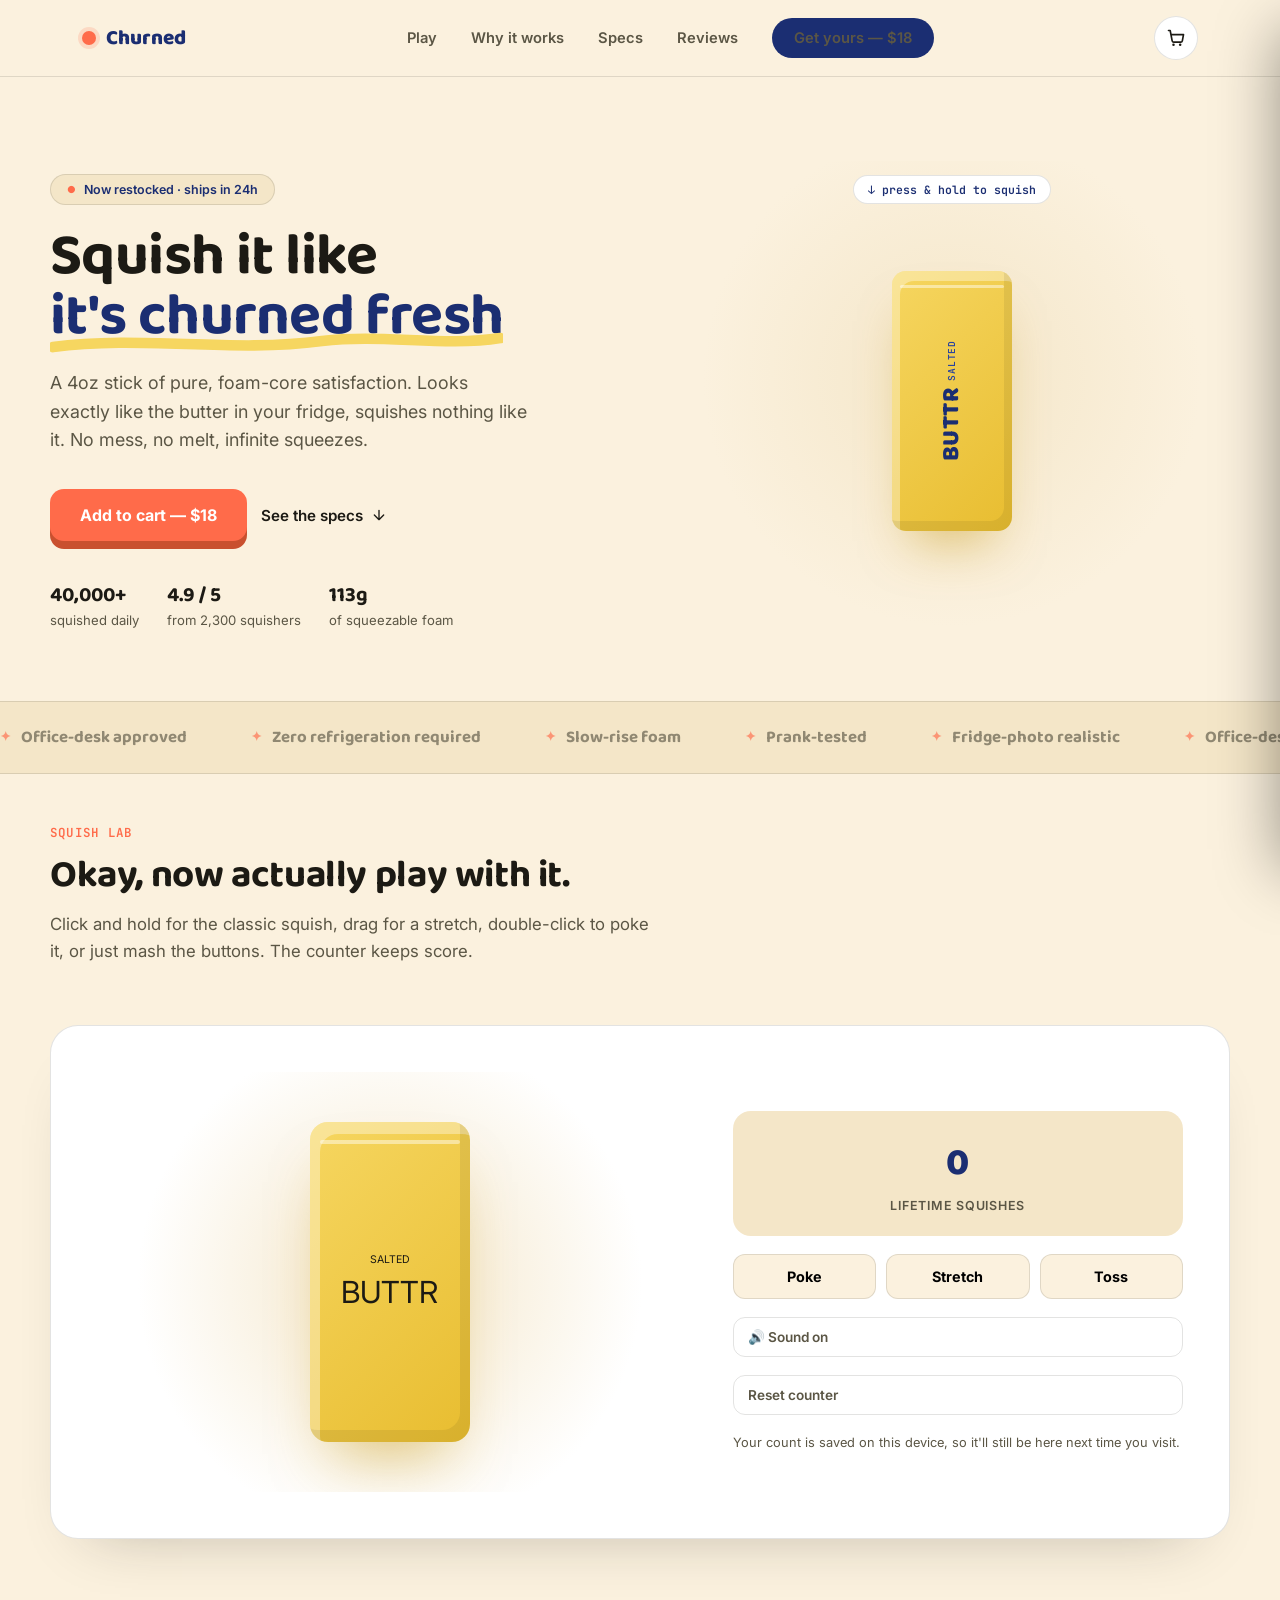
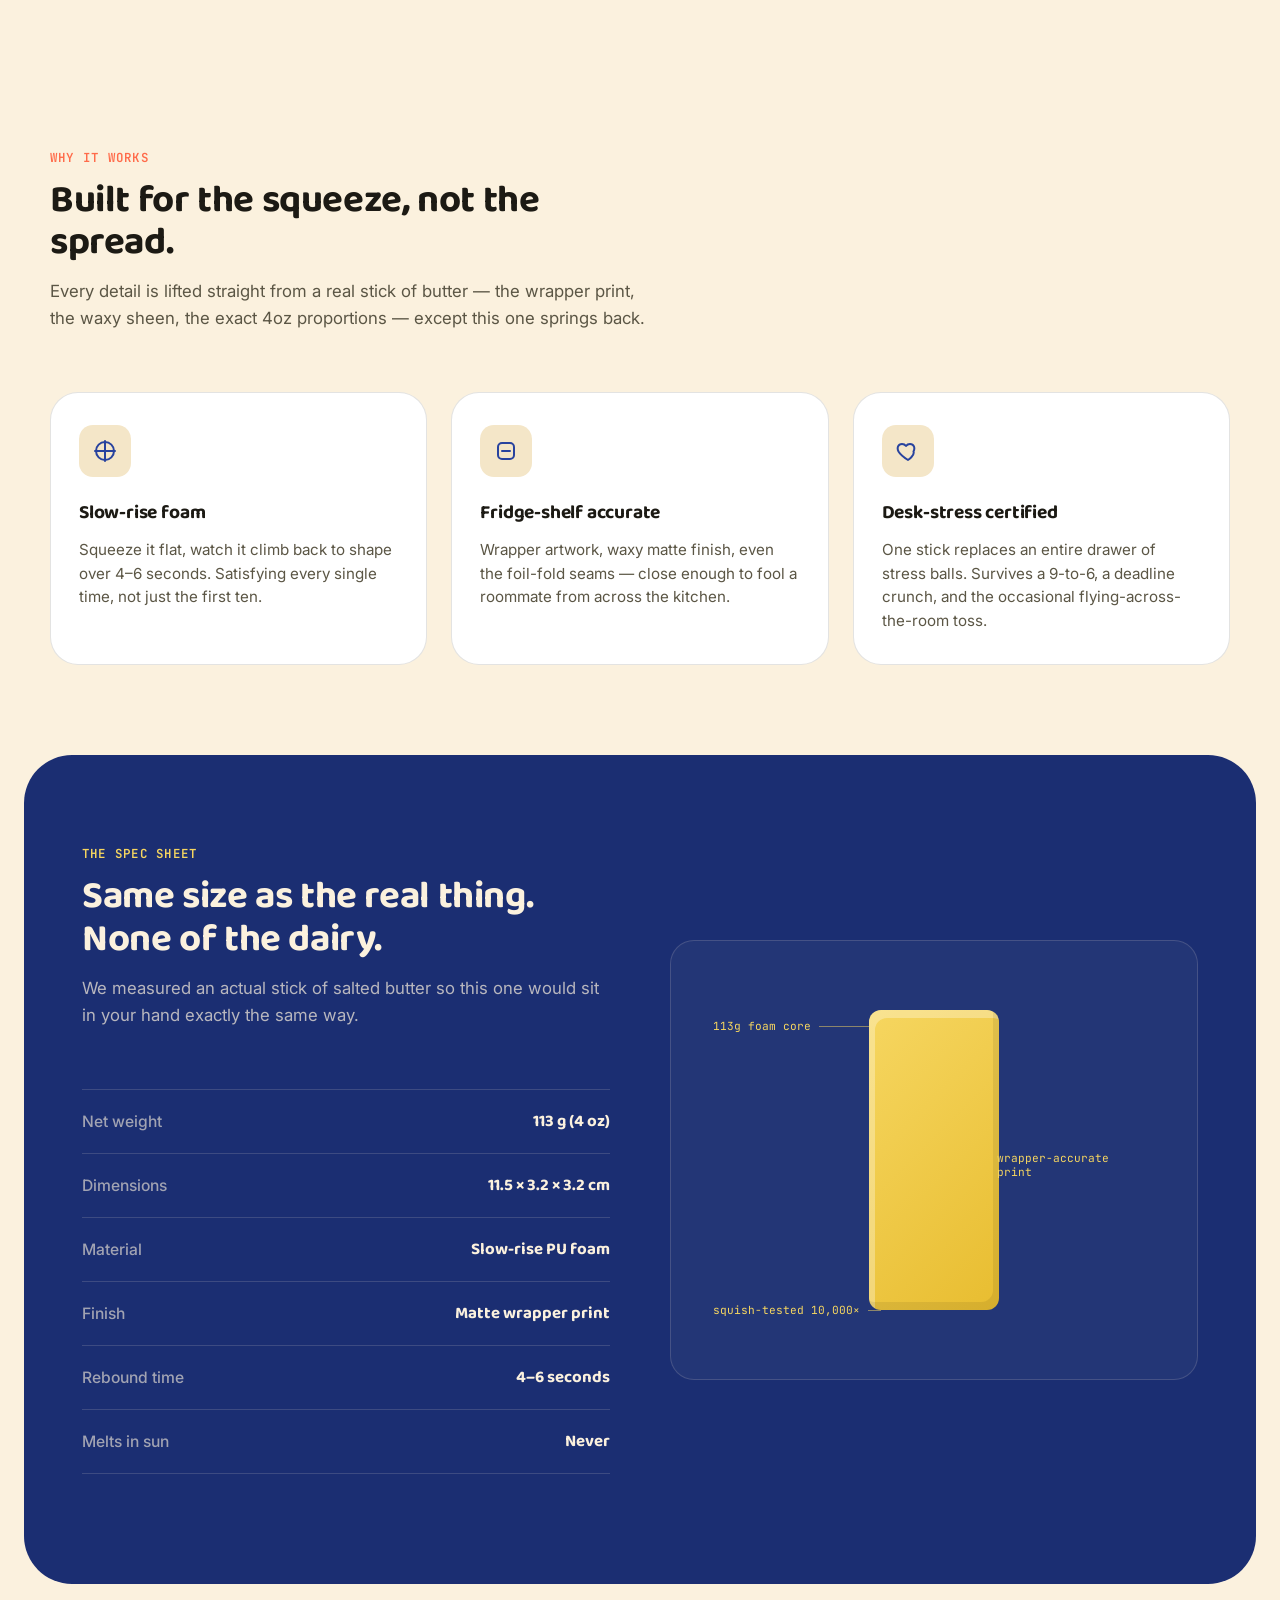
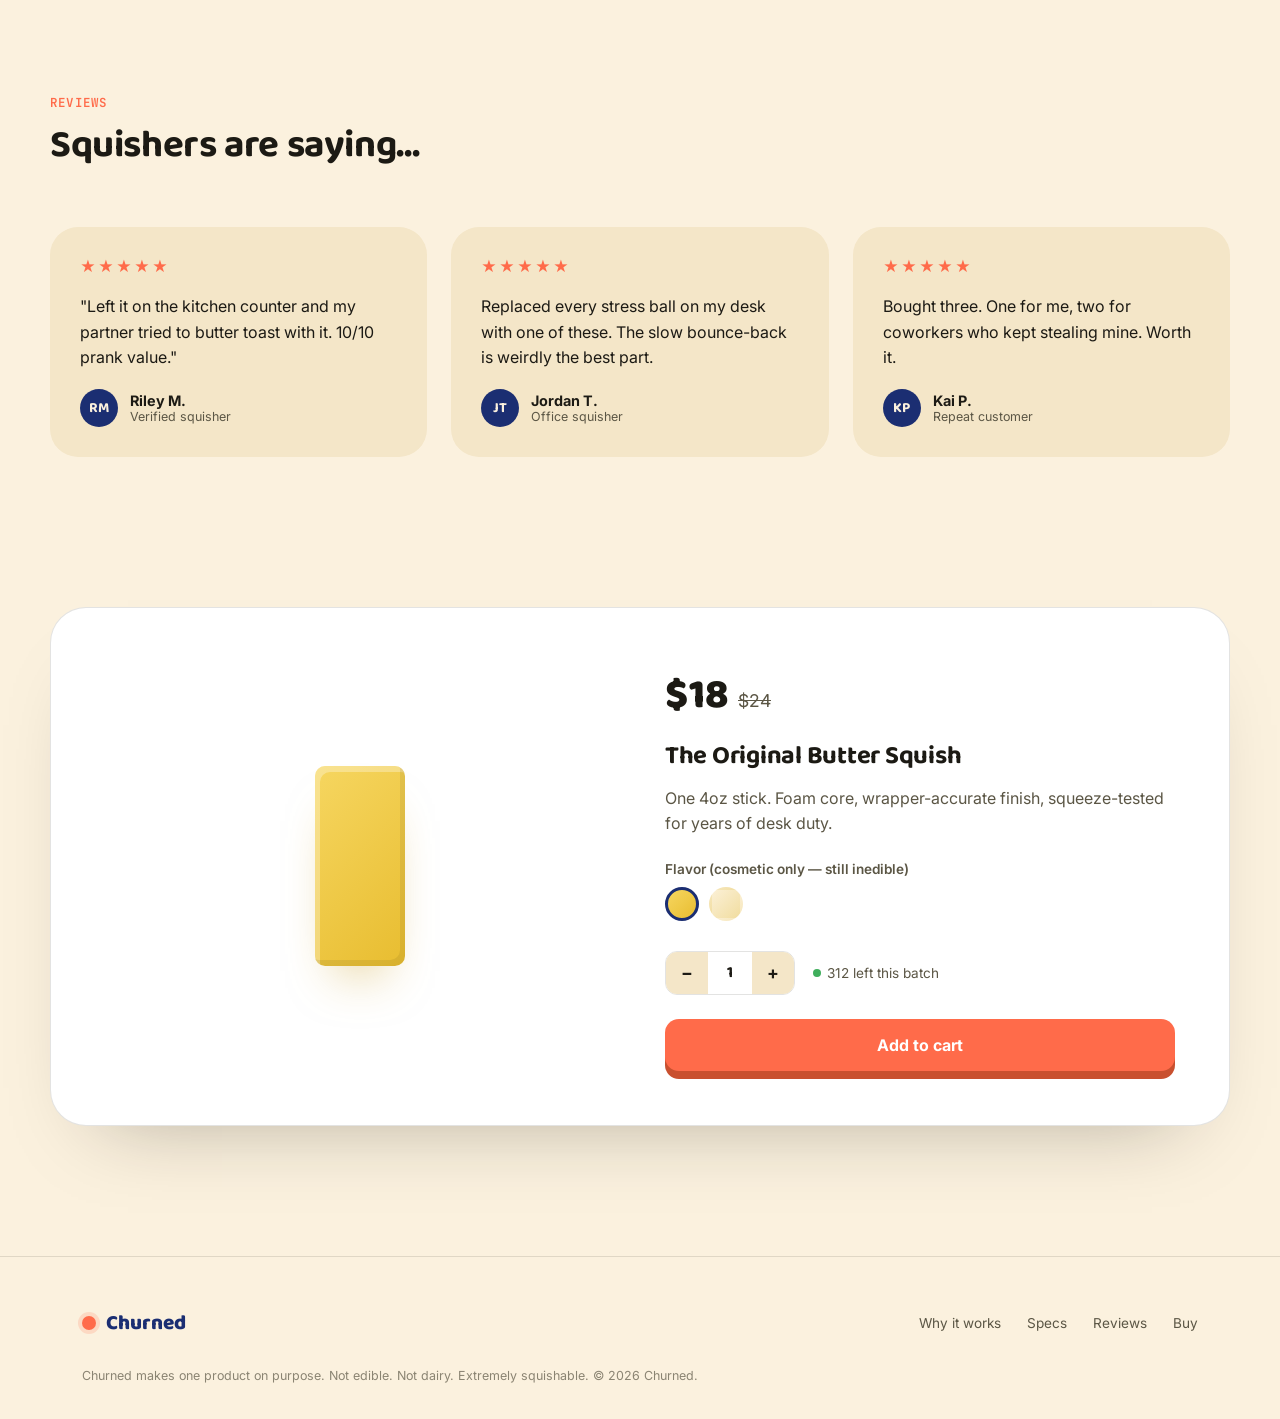
<file: index.html>
<!DOCTYPE html>
<html lang="en">
<head>
<meta charset="UTF-8">
<meta name="viewport" content="width=device-width, initial-scale=1.0">
<title>Churned — The Original Butter Squish</title>
<link rel="preconnect" href="https://fonts.googleapis.com">
<link href="https://fonts.googleapis.com/css2?family=Baloo+2:wght@500;600;700;800&family=Inter:wght@400;500;600;700&family=JetBrains+Mono:wght@500;600&display=swap" rel="stylesheet">
<link rel="stylesheet" href="styles.css">
</head>
<body>

<header>
  <nav class="wrap">
    <a href="index.html" class="logo"><span class="dot"></span>Churned</a>
    <div class="nav-links">
      <a href="#play">Play</a>
      <a href="#features">Why it works</a>
      <a href="#anatomy">Specs</a>
      <a href="#reviews">Reviews</a>
      <a href="#buy" class="nav-cta">Get yours — $18</a>
    </div>
    <div class="nav-right">
      <button class="cart-btn" id="cartBtn" aria-label="Open basket">
        <svg width="20" height="20" viewBox="0 0 24 24" fill="none"><path d="M3 3h2l2.4 12.4a2 2 0 002 1.6h8.2a2 2 0 002-1.6L21 8H6" stroke="#1C1A14" stroke-width="2" stroke-linecap="round" stroke-linejoin="round"/><circle cx="9" cy="20" r="1.5" fill="#1C1A14"/><circle cx="17" cy="20" r="1.5" fill="#1C1A14"/></svg>
        <span class="cart-badge" id="cartBadge">0</span>
      </button>
      <button class="menu-toggle" id="menuToggle" aria-label="Open menu">
        <svg width="20" height="20" viewBox="0 0 24 24" fill="none"><path d="M3 6h18M3 12h18M3 18h18" stroke="#1C1A14" stroke-width="2" stroke-linecap="round"/></svg>
      </button>
    </div>
  </nav>
  <div class="mobile-menu" id="mobileMenu">
    <a href="#play">Play</a>
    <a href="#features">Why it works</a>
    <a href="#anatomy">Specs</a>
    <a href="#reviews">Reviews</a>
    <a href="#buy" class="nav-cta" style="text-align:center; margin-top:8px;">Get yours — $18</a>
  </div>
</header>

<section class="hero wrap">
  <div>
    <div class="eyebrow">Now restocked · ships in 24h</div>
    <h1>Squish it like<br><span class="accent">it's churned fresh<svg viewBox="0 0 300 14" fill="none"><path d="M2 10C60 2 120 14 180 6C220 1 260 10 298 4" stroke="#F6D660" stroke-width="7" stroke-linecap="round"/></svg></span></h1>
    <p class="lead">A 4oz stick of pure, foam-core satisfaction. Looks exactly like the butter in your fridge, squishes nothing like it. No mess, no melt, infinite squeezes.</p>
    <div class="hero-actions">
      <a href="#buy" class="btn-primary">Add to cart — $18</a>
      <button type="button" class="btn-ghost" onclick="document.getElementById('anatomy').scrollIntoView({behavior:'smooth'})">See the specs
        <svg width="16" height="16" viewBox="0 0 24 24" fill="none"><path d="M12 5v14M5 12l7 7 7-7" stroke="currentColor" stroke-width="2" stroke-linecap="round" stroke-linejoin="round"/></svg>
      </button>
    </div>
    <div class="hero-meta">
      <div><strong>40,000+</strong>squished daily</div>
      <div><strong>4.9 / 5</strong>from 2,300 squishers</div>
      <div><strong>113g</strong>of squeezable foam</div>
    </div>
  </div>

  <div class="stage">
    <div class="stage-bg"></div>
    <div class="squish-hint" id="hint">↓ press &amp; hold to squish</div>
    <div class="squish-wrap" id="squishWrap">
      <div class="squish" id="squishEl">
        <span class="squish-sub">SALTED</span>
        <span class="squish-label">BUTTR</span>
      </div>
      <div class="crumbs" id="crumbs"></div>
    </div>
  </div>
</section>

<div class="strip">
  <div class="strip-track">
    <span class="strip-item">Office-desk approved</span>
    <span class="strip-item">Zero refrigeration required</span>
    <span class="strip-item">Slow-rise foam</span>
    <span class="strip-item">Prank-tested</span>
    <span class="strip-item">Fridge-photo realistic</span>
    <span class="strip-item">Office-desk approved</span>
    <span class="strip-item">Zero refrigeration required</span>
    <span class="strip-item">Slow-rise foam</span>
    <span class="strip-item">Prank-tested</span>
    <span class="strip-item">Fridge-photo realistic</span>
  </div>
</div>

<section class="lab wrap" id="play">
  <div class="section-head">
    <span class="tag">Squish lab</span>
    <h2>Okay, now actually play with it.</h2>
    <p>Click and hold for the classic squish, drag for a stretch, double-click to poke it, or just mash the buttons. The counter keeps score.</p>
  </div>

  <div class="lab-card">
    <div class="lab-stage" id="labStage" tabindex="0" role="button" aria-label="Interactive butter squish — drag, click and hold, or double-click">
      <div class="lab-squish" id="labSquish">
        <span class="squish-sub">SALTED</span>
        <span class="squish-label">BUTTR</span>
      </div>
      <div class="crumbs" id="labCrumbs"></div>
    </div>

    <div class="lab-side">
      <div class="lab-counter">
        <span class="lab-counter-num" id="labCount">0</span>
        <span class="lab-counter-label">lifetime squishes</span>
      </div>
      <div class="lab-actions">
        <button type="button" class="lab-action" id="pokeBtn">Poke</button>
        <button type="button" class="lab-action" id="stretchBtn">Stretch</button>
        <button type="button" class="lab-action" id="tossBtn">Toss</button>
      </div>
      <button type="button" class="lab-sound" id="soundToggle">🔊 Sound on</button>
      <button type="button" class="lab-reset" id="resetCountBtn">Reset counter</button>
      <p class="lab-hint">Your count is saved on this device, so it'll still be here next time you visit.</p>
    </div>
  </div>
</section>

<section class="features wrap" id="features">
  <div class="section-head">
    <span class="tag">Why it works</span>
    <h2>Built for the squeeze, not the spread.</h2>
    <p>Every detail is lifted straight from a real stick of butter — the wrapper print, the waxy sheen, the exact 4oz proportions — except this one springs back.</p>
  </div>
  <div class="feature-grid">
    <div class="feature-card">
      <div class="feature-icon">
        <svg width="24" height="24" viewBox="0 0 24 24" fill="none"><path d="M12 2v20M2 12h20" stroke="#28439E" stroke-width="2" stroke-linecap="round"/><circle cx="12" cy="12" r="9" stroke="#28439E" stroke-width="2"/></svg>
      </div>
      <h3>Slow-rise foam</h3>
      <p>Squeeze it flat, watch it climb back to shape over 4–6 seconds. Satisfying every single time, not just the first ten.</p>
    </div>
    <div class="feature-card">
      <div class="feature-icon">
        <svg width="24" height="24" viewBox="0 0 24 24" fill="none"><rect x="4" y="4" width="16" height="16" rx="4" stroke="#28439E" stroke-width="2"/><path d="M8 12h8" stroke="#28439E" stroke-width="2" stroke-linecap="round"/></svg>
      </div>
      <h3>Fridge-shelf accurate</h3>
      <p>Wrapper artwork, waxy matte finish, even the foil-fold seams — close enough to fool a roommate from across the kitchen.</p>
    </div>
    <div class="feature-card">
      <div class="feature-icon">
        <svg width="24" height="24" viewBox="0 0 24 24" fill="none"><path d="M12 21s-7-4.35-9.5-8.5C0.7 9 2 5 6 5c2 0 3.5 1.3 4 2 0.5-0.7 2-2 4-2 4 0 5.3 4 3.5 7.5C19 16.65 12 21 12 21z" stroke="#28439E" stroke-width="2" stroke-linejoin="round"/></svg>
      </div>
      <h3>Desk-stress certified</h3>
      <p>One stick replaces an entire drawer of stress balls. Survives a 9-to-6, a deadline crunch, and the occasional flying-across-the-room toss.</p>
    </div>
  </div>
</section>

<section class="anatomy" id="anatomy">
  <div class="wrap">
    <div>
      <div class="section-head">
        <span class="tag">The spec sheet</span>
        <h2>Same size as the real thing.<br>None of the dairy.</h2>
        <p>We measured an actual stick of salted butter so this one would sit in your hand exactly the same way.</p>
      </div>
      <div class="spec-list">
        <div class="spec-row"><span class="k">Net weight</span><span class="v">113 g (4 oz)</span></div>
        <div class="spec-row"><span class="k">Dimensions</span><span class="v">11.5 × 3.2 × 3.2 cm</span></div>
        <div class="spec-row"><span class="k">Material</span><span class="v">Slow-rise PU foam</span></div>
        <div class="spec-row"><span class="k">Finish</span><span class="v">Matte wrapper print</span></div>
        <div class="spec-row"><span class="k">Rebound time</span><span class="v">4–6 seconds</span></div>
        <div class="spec-row"><span class="k">Melts in sun</span><span class="v">Never</span></div>
      </div>
    </div>
    <div class="diagram">
      <div class="callout c1"><span>113g foam core</span><span class="line"></span></div>
      <div class="block"></div>
      <div class="callout c2"><span class="line"></span><span>wrapper-accurate print</span></div>
      <div class="callout c3"><span>squish-tested 10,000×</span><span class="line"></span></div>
    </div>
  </div>
</section>

<section class="testimonials wrap" id="reviews">
  <div class="section-head">
    <span class="tag">Reviews</span>
    <h2>Squishers are saying...</h2>
  </div>
  <div class="t-grid">
    <div class="t-card">
      <div class="t-stars">★★★★★</div>
      <p>"Left it on the kitchen counter and my partner tried to butter toast with it. 10/10 prank value."</p>
      <div class="t-who">
        <div class="t-avatar">RM</div>
        <div><span class="name">Riley M.</span><span class="role">Verified squisher</span></div>
      </div>
    </div>
    <div class="t-card">
      <div class="t-stars">★★★★★</div>
      <p>Replaced every stress ball on my desk with one of these. The slow bounce-back is weirdly the best part.</p>
      <div class="t-who">
        <div class="t-avatar">JT</div>
        <div><span class="name">Jordan T.</span><span class="role">Office squisher</span></div>
      </div>
    </div>
    <div class="t-card">
      <div class="t-stars">★★★★★</div>
      <p>Bought three. One for me, two for coworkers who kept stealing mine. Worth it.</p>
      <div class="t-who">
        <div class="t-avatar">KP</div>
        <div><span class="name">Kai P.</span><span class="role">Repeat customer</span></div>
      </div>
    </div>
  </div>
</section>

<section class="buy wrap" id="buy">
  <div class="buy-card">
    <div class="buy-visual">
      <div class="squish-mini salted" id="miniSquish"></div>
    </div>
    <div>
      <div class="price-line">
        <span class="now">$18</span>
        <span class="was">$24</span>
      </div>
      <h3>The Original Butter Squish</h3>
      <p class="desc">One 4oz stick. Foam core, wrapper-accurate finish, squeeze-tested for years of desk duty.</p>

      <span class="variant-label">Flavor (cosmetic only — still inedible)</span>
      <div class="color-row" role="group" aria-label="Choose a variant">
        <button type="button" class="swatch salted active" data-variant="salted" title="Salted (original)" aria-label="Salted (original)"></button>
        <button type="button" class="swatch whipped" data-variant="whipped" title="Whipped" aria-label="Whipped"></button>
        <button type="button" class="swatch toast" data-variant="toast" title="Brown butter" aria-label="Brown butter"></button>
      </div>

      <div class="qty-row">
        <div class="stepper">
          <button type="button" id="dec" aria-label="Decrease quantity">−</button>
          <span id="qty">1</span>
          <button type="button" id="inc" aria-label="Increase quantity">+</button>
        </div>
        <div class="stock">312 left this batch</div>
      </div>

      <button type="button" id="addToCartBtn" class="btn-primary" style="width:100%; text-align:center;">Add to cart</button>
    </div>
  </div>
</section>

<footer>
  <div class="wrap">
    <div class="footer-row">
      <div class="logo"><span class="dot"></span>Churned</div>
      <div class="footer-links">
        <a href="#features">Why it works</a>
        <a href="#anatomy">Specs</a>
        <a href="#reviews">Reviews</a>
        <a href="#buy">Buy</a>
      </div>
    </div>
    <p class="footer-fine">Churned makes one product on purpose. Not edible. Not dairy. Extremely squishable. © 2026 Churned.</p>
  </div>
</footer>

<div class="cart-overlay" id="cartOverlay"></div>
<aside class="cart-drawer" id="cartDrawer" aria-label="Shopping basket">
  <div class="cart-head">
    <h3>Your basket</h3>
    <button type="button" id="closeCart" aria-label="Close basket">×</button>
  </div>
  <div class="cart-items" id="cartItems"></div>
  <div class="cart-footer">
    <div class="cart-subtotal"><span>Subtotal</span><span id="cartSubtotal">$0</span></div>
    <a href="checkout.html" class="btn-primary" style="width:100%; text-align:center; display:block;" id="checkoutBtn">Checkout</a>
    <p class="cart-note">Free shipping. Taxes calculated at checkout.</p>
  </div>
</aside>

<div class="toast" id="toast"></div>

<script src="cart.js"></script>
<script src="script.js"></script>
</body>
</html>
</file>
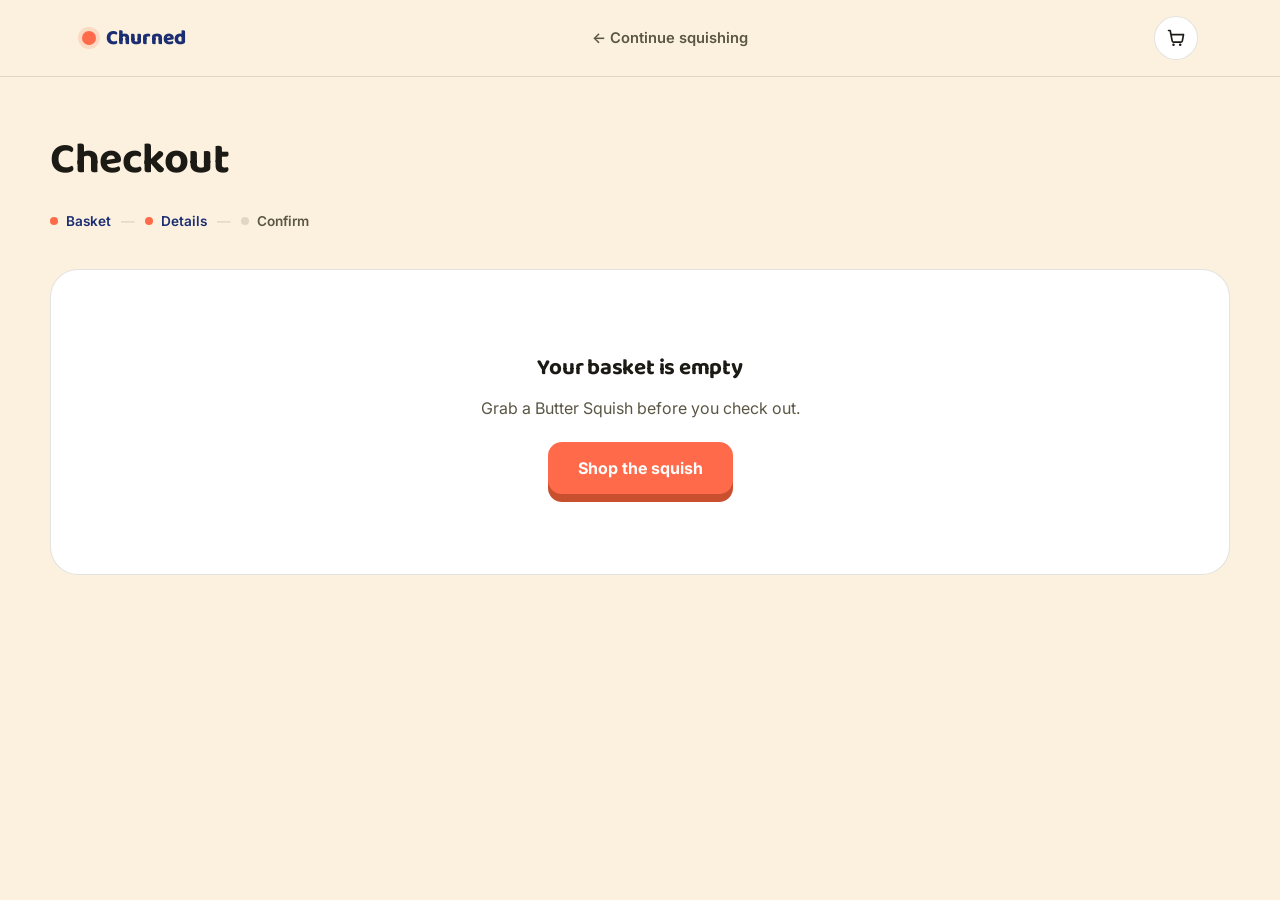
<file: checkout.html>
<!DOCTYPE html>
<html lang="en">
<head>
<meta charset="UTF-8">
<meta name="viewport" content="width=device-width, initial-scale=1.0">
<title>Checkout — Churned</title>
<link rel="preconnect" href="https://fonts.googleapis.com">
<link href="https://fonts.googleapis.com/css2?family=Baloo+2:wght@500;600;700;800&family=Inter:wght@400;500;600;700&family=JetBrains+Mono:wght@500;600&display=swap" rel="stylesheet">
<link rel="stylesheet" href="styles.css">
</head>
<body>

<header>
  <nav class="wrap">
    <a href="index.html" class="logo"><span class="dot"></span>Churned</a>
    <div class="nav-links">
      <a href="index.html#buy">← Continue squishing</a>
    </div>
    <div class="nav-right">
      <button class="cart-btn" id="cartBtn" aria-label="Basket" onclick="window.location.href='index.html#buy'">
        <svg width="20" height="20" viewBox="0 0 24 24" fill="none"><path d="M3 3h2l2.4 12.4a2 2 0 002 1.6h8.2a2 2 0 002-1.6L21 8H6" stroke="#1C1A14" stroke-width="2" stroke-linecap="round" stroke-linejoin="round"/><circle cx="9" cy="20" r="1.5" fill="#1C1A14"/><circle cx="17" cy="20" r="1.5" fill="#1C1A14"/></svg>
        <span class="cart-badge" id="cartBadge">0</span>
      </button>
    </div>
  </nav>
</header>

<section class="checkout-head wrap">
  <h1>Checkout</h1>
  <div class="steps">
    <span class="step active"><span class="dot2"></span>Basket</span>
    <span class="sep">—</span>
    <span class="step active" id="stepShip"><span class="dot2"></span>Details</span>
    <span class="sep">—</span>
    <span class="step" id="stepConfirm"><span class="dot2"></span>Confirm</span>
  </div>
</section>

<section class="checkout-wrap wrap">
  <div id="checkoutContent"></div>
</section>

<div class="toast" id="toast"></div>

<script src="cart.js"></script>
<script>
const contentBox = document.getElementById('checkoutContent');

function swatchClass(variant){ return 'sw cart-item-swatch ' + variant; }

function summaryHTML(){
  const cart = getCart();
  const itemsHTML = cart.map(item => `
    <div class="summary-item">
      <div class="${swatchClass(item.variant)}"></div>
      <div class="info">
        <strong>${item.name} × ${item.qty}</strong>
        <span>${variantLabel(item.variant)}</span>
      </div>
      <div class="amt">$${item.qty * item.price}</div>
    </div>
  `).join('');

  const subtotal = cartTotal();

  return `
    <div class="summary-card">
      <h2>Order summary</h2>
      <div class="summary-items">${itemsHTML}</div>
      <div class="summary-row"><span>Subtotal</span><span>$${subtotal}</span></div>
      <div class="summary-row"><span>Shipping</span><span>Calculated at checkout</span></div>
      <div class="summary-row total"><span>Total</span><span>$${subtotal}</span></div>
    </div>
  `;
}

function fieldHTML(id, label, type){
  return `
    <div class="field" id="field-${id}">
      <label for="${id}">${label}</label>
      <input type="${type}" id="${id}" name="${id}" autocomplete="${type === 'email' ? 'email' : 'on'}">
      <span class="field-error">This field looks off — double check it.</span>
    </div>
  `;
}

function formHTML(){
  return `
    <div>
      <div class="panel">
        <h2>Your details</h2>
        <form id="shipForm" novalidate>
          <div class="field-row">
            ${fieldHTML('firstName', 'First name', 'text')}
            ${fieldHTML('lastName', 'Last name', 'text')}
          </div>
          <div class="field">
            <label for="email">Email</label>
            <input type="email" id="email" name="email" autocomplete="email">
            <span class="field-error">Enter a valid email address.</span>
          </div>
        </form>
        <p class="demo-note">Your shipping address and payment details are entered securely on Stripe's payment page next. We never see or store your card details.</p>
      </div>

      <button type="button" class="btn-primary" id="placeOrderBtn" style="width:100%; text-align:center; margin-top:6px;">Continue to payment — $${cartTotal()}</button>
    </div>
  `;
}

function markInvalid(id, invalid){
  const field = document.getElementById('field-' + id);
  if(field) field.classList.toggle('invalid', invalid);
}

function validateForm(){
  let ok = true;
  const required = ['firstName','lastName','email'];
  required.forEach(id => {
    const el = document.getElementById(id);
    const invalid = !el || el.value.trim() === '';
    markInvalid(id, invalid);
    if(invalid) ok = false;
  });

  const email = document.getElementById('email');
  const emailOk = email && /^[^\s@]+@[^\s@]+\.[^\s@]+$/.test(email.value.trim());
  markInvalid('email', !emailOk);
  if(!emailOk) ok = false;

  return ok;
}

function confirmHTML(){
  return `
    <div class="confirm-panel">
      <div class="confirm-check">
        <svg width="32" height="32" viewBox="0 0 24 24" fill="none"><path d="M5 13l4 4L19 7" stroke="#28439E" stroke-width="2.5" stroke-linecap="round" stroke-linejoin="round"/></svg>
      </div>
      <h2>Order placed!</h2>
      <p>Your basket is on its way to the squish-packing station.</p>
      <p style="margin-bottom:24px;">A confirmation email is on its way from Stripe.</p>
      <a href="index.html" class="btn-primary">Back to shop</a>
    </div>
  `;
}

function cancelHTML(){
  return `
    <div class="checkout-grid">${formHTML()}${summaryHTML()}</div>
  `;
}

function renderCheckout(){
  const params = new URLSearchParams(window.location.search);

  // Coming back from a successful Stripe payment
  if(params.get('success') === '1'){
    clearCart();
    document.getElementById('stepConfirm').classList.add('active');
    contentBox.innerHTML = confirmHTML();
    window.scrollTo({ top: 0, behavior: 'smooth' });
    return;
  }

  const cart = getCart();
  if(cart.length === 0){
    contentBox.innerHTML = `
      <div class="empty-cart-panel">
        <h2>Your basket is empty</h2>
        <p>Grab a Butter Squish before you check out.</p>
        <a href="index.html#buy" class="btn-primary">Shop the squish</a>
      </div>
    `;
    return;
  }

  if(params.get('canceled') === '1'){
    showToast('Payment canceled — your basket is still here');
  }

  contentBox.innerHTML = `<div class="checkout-grid">${formHTML()}${summaryHTML()}</div>`;

  document.getElementById('placeOrderBtn').addEventListener('click', async () => {
    if(!validateForm()){
      showToast('Check the highlighted fields');
      return;
    }

    const btn = document.getElementById('placeOrderBtn');
    btn.disabled = true;
    btn.textContent = 'Redirecting to payment…';

    try {
      const res = await fetch('/api/create-checkout-session', {
        method: 'POST',
        headers: { 'Content-Type': 'application/json' },
        body: JSON.stringify({
          cart: getCart(),
          email: document.getElementById('email').value.trim(),
        }),
      });

      const data = await res.json();

      if(!res.ok || !data.url){
        throw new Error(data.error || 'Could not start checkout.');
      }

      window.location.href = data.url;

    } catch(err) {
      console.error(err);
      showToast('Something went wrong — please try again');
      btn.disabled = false;
      btn.textContent = `Continue to payment — $${cartTotal()}`;
    }
  });
}

function showToast(msg){
  const t = document.getElementById('toast');
  t.textContent = msg;
  t.classList.add('show');
  clearTimeout(t._timeout);
  t._timeout = setTimeout(() => t.classList.remove('show'), 2200);
}

document.addEventListener('DOMContentLoaded', renderCheckout);
</script>
</body>
</html>
</file>
<file: styles.css>
:root{
  --cream:#FBF1DE;
  --cream-2:#F4E6C8;
  --butter:#F6D660;
  --butter-deep:#E8BD30;
  --butter-shadow:#C99A1C;
  --whipped:#FBF0D6;
  --whipped-deep:#F1DDA0;
  --toast:#E7A85C;
  --toast-deep:#C77F2F;
  --cobalt:#28439E;
  --cobalt-deep:#1B2E72;
  --coral:#FF6B4A;
  --ink:#1C1A14;
  --ink-soft:#5B5645;
  --line: rgba(28,26,20,0.12);
  --radius-lg: 28px;
}

*{box-sizing:border-box; margin:0; padding:0;}
html{scroll-behavior:smooth;}
body{
  background:var(--cream);
  color:var(--ink);
  font-family:'Inter', sans-serif;
  overflow-x:hidden;
}
@media (prefers-reduced-motion: reduce){
  *{animation-duration:0.01ms !important; animation-iteration-count:1 !important; transition-duration:0.01ms !important; scroll-behavior:auto !important;}
}

h1,h2,h3,.display{
  font-family:'Baloo 2', sans-serif;
  font-weight:700;
  letter-spacing:-0.01em;
}
.mono{
  font-family:'JetBrains Mono', monospace;
  letter-spacing:0.04em;
}

a{color:inherit;}
img{max-width:100%; display:block;}
.wrap{max-width:1180px; margin:0 auto; padding:0 32px;}
section{position:relative;}
button{font-family:inherit;}

/* ---------- NAV ---------- */
header{
  position:sticky; top:0; z-index:50;
  background:rgba(251,241,222,0.85);
  backdrop-filter:blur(10px);
  border-bottom:1px solid var(--line);
}
nav.wrap{
  display:flex; align-items:center; justify-content:space-between;
  height:76px;
}
.logo{
  display:flex; align-items:center; gap:10px;
  font-family:'Baloo 2'; font-weight:800; font-size:1.3rem;
  color:var(--cobalt-deep);
  text-decoration:none;
}
.logo .dot{
  width:14px; height:14px; border-radius:50%;
  background:var(--coral);
  box-shadow: 0 0 0 4px rgba(255,107,74,0.18);
}
.nav-links{display:flex; gap:34px; align-items:center;}
.nav-links a{
  font-size:0.92rem; font-weight:600; color:var(--ink-soft);
  text-decoration:none; transition:color .2s ease;
}
.nav-links a:hover, .nav-links a:focus-visible{color:var(--cobalt-deep);}
.nav-cta{
  background:var(--cobalt-deep); color:var(--cream);
  padding:11px 22px; border-radius:999px;
  font-weight:700; font-size:0.9rem;
  text-decoration:none;
  transition:transform .2s ease, background .2s ease;
  border:none; cursor:pointer;
}
.nav-cta:hover{background:var(--coral); transform:translateY(-1px);}

.nav-right{display:flex; align-items:center; gap:10px;}

.cart-btn{
  position:relative;
  width:44px; height:44px; border-radius:50%;
  border:1px solid var(--line); background:#fff;
  display:flex; align-items:center; justify-content:center;
  cursor:pointer; transition:background .15s ease, transform .15s ease;
}
.cart-btn:hover{background:var(--cream-2); transform:translateY(-1px);}
.cart-badge{
  position:absolute; top:-6px; right:-6px;
  background:var(--coral); color:#fff;
  font-size:0.68rem; font-weight:700;
  min-width:18px; height:18px; border-radius:999px;
  display:flex; align-items:center; justify-content:center;
  padding:0 4px;
  font-family:'JetBrains Mono';
}

.menu-toggle{
  display:none;
  width:44px; height:44px; border-radius:12px;
  border:1px solid var(--line); background:#fff;
  align-items:center; justify-content:center; cursor:pointer;
}

.mobile-menu{
  display:none;
  flex-direction:column;
  gap:4px;
  background:var(--cream);
  border-bottom:1px solid var(--line);
  padding:14px 24px 22px;
}
.mobile-menu a{
  padding:12px 6px; font-weight:600; color:var(--ink-soft); text-decoration:none;
  border-bottom:1px solid var(--line);
}
.mobile-menu a:last-child{border-bottom:none;}
.mobile-menu.open{display:flex;}

/* ---------- HERO ---------- */
.hero{
  padding:84px 0 60px;
  display:grid;
  grid-template-columns: 1.05fr 1fr;
  gap:40px;
  align-items:center;
}
.eyebrow{
  display:inline-flex; align-items:center; gap:8px;
  background:var(--cream-2); border:1px solid var(--line);
  padding:7px 16px; border-radius:999px;
  font-size:0.78rem; font-weight:600; color:var(--cobalt-deep);
  margin-bottom:22px;
}
.eyebrow::before{content:"●"; color:var(--coral); font-size:0.6rem;}
.hero h1{
  font-size:clamp(2.6rem, 4.6vw, 4.1rem);
  line-height:1.02;
  color:var(--ink);
}
.hero h1 .accent{
  color:var(--cobalt-deep);
  position:relative;
  display:inline-block;
}
.hero h1 .accent svg{
  position:absolute; left:0; bottom:-6px; width:100%; height:auto;
}
.hero p.lead{
  margin-top:22px; font-size:1.12rem; line-height:1.6;
  color:var(--ink-soft); max-width:480px;
}
.hero-actions{
  margin-top:34px; display:flex; gap:14px; align-items:center; flex-wrap:wrap;
}
.btn-primary{
  background:var(--coral); color:#fff;
  padding:16px 30px; border-radius:14px;
  font-weight:700; font-size:1rem;
  border:none; cursor:pointer;
  box-shadow:0 8px 0 0 #C9502F;
  transition:transform .12s ease, box-shadow .12s ease;
  text-decoration:none; display:inline-block;
}
.btn-primary:hover{transform:translateY(-2px);}
.btn-primary:active{transform:translateY(6px); box-shadow:0 2px 0 0 #C9502F;}
.btn-primary:disabled{opacity:0.5; cursor:not-allowed; transform:none;}
.btn-ghost{
  color:var(--ink); font-weight:600; font-size:0.95rem;
  display:flex; align-items:center; gap:8px;
  text-decoration:none; background:none; border:none; cursor:pointer;
}
.btn-ghost svg{transition:transform .2s ease;}
.btn-ghost:hover svg{transform:translateY(2px);}

.hero-meta{
  margin-top:38px; display:flex; gap:28px; flex-wrap:wrap;
}
.hero-meta div{font-size:0.82rem; color:var(--ink-soft);}
.hero-meta strong{display:block; font-family:'Baloo 2'; font-size:1.3rem; color:var(--ink); font-weight:700;}

/* ---------- SQUISH STAGE ---------- */
.stage{
  position:relative;
  display:flex; align-items:center; justify-content:center;
  height:480px;
}
.stage-bg{
  position:absolute; inset:0;
  background: radial-gradient(circle at 50% 45%, var(--cream-2) 0%, transparent 65%);
}
.squish-hint{
  position:absolute; top:14px; left:50%; transform:translateX(-50%);
  font-family:'JetBrains Mono'; font-size:0.72rem; font-weight:600;
  color:var(--cobalt-deep); background:#fff; border:1px solid var(--line);
  padding:6px 14px; border-radius:999px; white-space:nowrap;
  display:flex; align-items:center; gap:6px;
  animation:bob 2.2s ease-in-out infinite;
  transition:opacity .3s ease;
}
@keyframes bob{ 0%,100%{transform:translateX(-50%) translateY(0);} 50%{transform:translateX(-50%) translateY(-5px);} }

.squish-wrap{
  width:280px; height:300px;
  display:flex; align-items:center; justify-content:center;
  cursor:pointer;
  -webkit-tap-highlight-color: transparent;
}
.squish{
  width:120px; height:260px;
  background: linear-gradient(135deg, var(--butter) 0%, var(--butter-deep) 100%);
  border-radius:14px;
  position:relative;
  box-shadow:
    inset -8px -10px 0 rgba(0,0,0,0.07),
    inset 8px 10px 0 rgba(255,255,255,0.35),
    0 30px 50px -20px rgba(201,154,28,0.55);
  transition: transform .55s cubic-bezier(.34,1.6,.5,1), border-radius .55s cubic-bezier(.34,1.6,.5,1);
  transform-origin: center bottom;
  display:flex; flex-direction:column; align-items:center; justify-content:center;
  gap:6px;
  user-select:none;
}
.squish .squish-label{
  font-family:'Baloo 2'; font-weight:800; color:var(--cobalt-deep);
  writing-mode:vertical-rl; transform:rotate(180deg);
  font-size:1.5rem; letter-spacing:0.02em;
}
.squish .squish-sub{
  font-family:'JetBrains Mono'; font-size:0.6rem; font-weight:600;
  color:var(--cobalt); writing-mode:vertical-rl; transform:rotate(180deg);
  letter-spacing:0.08em;
}
.squish-wrap.active .squish{
  transform: scaleY(0.62) scaleX(1.45);
  border-radius:50px;
}
.squish::after{
  content:"";
  position:absolute; left:8px; right:8px; top:14px; height:3px;
  background:rgba(255,255,255,0.45); border-radius:3px;
}
.crumbs{
  position:absolute; inset:0; pointer-events:none;
}
.crumb{
  position:absolute; width:7px; height:7px; border-radius:2px;
  background:var(--butter-deep);
  opacity:0; top:55%; left:50%;
}
.squish-wrap.active .crumb{
  animation: pop .6s ease-out forwards;
}
@keyframes pop{
  0%{opacity:1; transform:translate(0,0) scale(1);}
  100%{opacity:0; transform:translate(var(--dx), var(--dy)) scale(0.4);}
}

/* ---------- LOGO MARQUEE ---------- */
.strip{
  border-top:1px solid var(--line); border-bottom:1px solid var(--line);
  background:var(--cream-2);
  padding:22px 0;
  overflow:hidden;
}
.strip-track{
  display:flex; gap:64px; white-space:nowrap;
  animation: scroll 26s linear infinite;
  width:max-content;
}
@keyframes scroll{ from{transform:translateX(0);} to{transform:translateX(-50%);} }
.strip-item{
  font-family:'Baloo 2'; font-weight:700; font-size:1.05rem;
  color:var(--ink-soft); opacity:0.65;
  display:flex; align-items:center; gap:10px;
}
.strip-item::before{content:"✦"; color:var(--coral); font-size:0.8rem;}

/* ---------- SQUISH LAB ---------- */
.lab{padding:50px 0 100px;}
.lab-card{
  background:#fff; border:1px solid var(--line); border-radius:var(--radius-lg);
  padding:46px; display:grid; grid-template-columns:1.3fr 1fr; gap:50px; align-items:center;
  box-shadow:0 30px 60px -40px rgba(28,26,20,0.3);
}
.lab-stage{
  position:relative; height:420px; border-radius:24px;
  background: radial-gradient(circle at 50% 50%, var(--cream-2), transparent 70%);
  display:flex; align-items:center; justify-content:center;
  cursor:grab; touch-action:none; overflow:hidden;
}
.lab-stage:active{cursor:grabbing;}
.lab-squish{
  width:160px; height:320px;
  background: linear-gradient(135deg, var(--butter) 0%, var(--butter-deep) 100%);
  border-radius:18px;
  position:relative;
  box-shadow:
    inset -10px -12px 0 rgba(0,0,0,0.07),
    inset 10px 12px 0 rgba(255,255,255,0.35),
    0 36px 60px -24px rgba(201,154,28,0.55);
  transition: transform .55s cubic-bezier(.34,1.6,.5,1), border-radius .55s cubic-bezier(.34,1.6,.5,1);
  transform-origin:center bottom;
  display:flex; flex-direction:column; align-items:center; justify-content:center; gap:8px;
  user-select:none;
}
.lab-squish .squish-label{font-size:1.9rem;}
.lab-squish .squish-sub{font-size:0.66rem;}
.lab-squish.squishing{transform:scaleY(0.62) scaleX(1.45); border-radius:60px;}
.lab-squish::after{
  content:""; position:absolute; left:10px; right:10px; top:18px; height:4px;
  background:rgba(255,255,255,0.45); border-radius:4px;
}

@keyframes pokeAnim{
  0%{transform:scale(1,1);}
  25%{transform:scale(0.82,1.12);}
  55%{transform:scale(1.1,0.86);}
  80%{transform:scale(0.96,1.04);}
  100%{transform:scale(1,1);}
}
@keyframes tossAnim{
  0%{transform:translateY(0) rotate(0deg);}
  35%{transform:translateY(-90px) rotate(180deg);}
  60%{transform:translateY(-90px) rotate(220deg);}
  100%{transform:translateY(0) rotate(360deg);}
}
.lab-squish.poke{animation:pokeAnim .5s ease;}
.lab-squish.toss{animation:tossAnim .9s cubic-bezier(.34,1.56,.64,1);}

.lab-side{display:flex; flex-direction:column; gap:18px;}
.lab-counter{
  background:var(--cream-2); border-radius:18px; padding:22px; text-align:center;
}
.lab-counter-num{display:block; font-family:'Baloo 2'; font-weight:800; font-size:2.4rem; color:var(--cobalt-deep);}
.lab-counter-label{font-size:0.78rem; color:var(--ink-soft); font-weight:600; text-transform:uppercase; letter-spacing:0.06em;}

.lab-actions{display:flex; gap:10px; flex-wrap:wrap;}
.lab-action{
  flex:1; min-width:90px;
  background:var(--cream); border:1px solid var(--line); border-radius:12px;
  padding:13px 10px; font-weight:700; font-size:0.9rem; cursor:pointer;
  transition:background .15s ease, transform .15s ease;
}
.lab-action:hover{background:var(--butter); transform:translateY(-2px);}

.lab-sound, .lab-reset{
  background:none; border:1px solid var(--line); border-radius:12px;
  padding:11px 14px; font-size:0.85rem; font-weight:600; cursor:pointer; text-align:left;
  color:var(--ink-soft);
}
.lab-sound:hover, .lab-reset:hover{border-color:var(--cobalt-deep); color:var(--cobalt-deep);}

.lab-hint{font-size:0.8rem; color:var(--ink-soft); line-height:1.5;}

/* ---------- FEATURES ---------- */
.features{padding:110px 0 90px;}
.section-head{max-width:600px; margin-bottom:60px;}
.section-head .tag{
  font-family:'JetBrains Mono'; font-size:0.78rem; font-weight:600;
  color:var(--coral); text-transform:uppercase; letter-spacing:0.1em;
  display:block; margin-bottom:14px;
}
.section-head h2{font-size:clamp(1.9rem,3vw,2.6rem); line-height:1.1;}
.section-head p{margin-top:14px; color:var(--ink-soft); font-size:1.05rem; line-height:1.6;}

.feature-grid{
  display:grid; grid-template-columns:repeat(3,1fr); gap:24px;
}
.feature-card{
  background:#fff; border:1px solid var(--line); border-radius:var(--radius-lg);
  padding:32px 28px;
  transition: transform .25s ease, box-shadow .25s ease;
}
.feature-card:hover{
  transform:translateY(-6px);
  box-shadow:0 20px 40px -24px rgba(28,26,20,0.25);
}
.feature-icon{
  width:52px; height:52px; border-radius:14px;
  background:var(--cream-2);
  display:flex; align-items:center; justify-content:center;
  margin-bottom:20px;
}
.feature-card h3{font-size:1.2rem; margin-bottom:10px;}
.feature-card p{color:var(--ink-soft); font-size:0.95rem; line-height:1.55;}

/* ---------- ANATOMY ---------- */
.anatomy{
  padding:90px 0 110px;
  background:var(--cobalt-deep);
  color:var(--cream);
  border-radius:48px;
  margin:0 24px;
}
.anatomy .wrap{
  display:grid; grid-template-columns:1fr 1fr; gap:60px; align-items:center;
}
.anatomy .section-head .tag{color:var(--butter);}
.anatomy .section-head h2{color:var(--cream);}
.anatomy .section-head p{color:rgba(251,241,222,0.7);}

.spec-list{margin-top:32px; display:flex; flex-direction:column; gap:0;}
.spec-row{
  display:flex; justify-content:space-between; align-items:center;
  padding:18px 0; border-bottom:1px solid rgba(251,241,222,0.15);
  font-size:0.98rem;
}
.spec-row:first-child{border-top:1px solid rgba(251,241,222,0.15);}
.spec-row .k{color:rgba(251,241,222,0.6); font-weight:500;}
.spec-row .v{font-weight:700; font-family:'Baloo 2'; font-size:1.05rem;}

.diagram{
  position:relative;
  background:rgba(251,241,222,0.04);
  border:1px solid rgba(251,241,222,0.15);
  border-radius:24px;
  height:440px;
  display:flex; align-items:center; justify-content:center;
}
.diagram .block{
  width:130px; height:300px;
  background:linear-gradient(135deg, var(--butter), var(--butter-deep));
  border-radius:12px;
  position:relative;
  box-shadow: inset -6px -8px 0 rgba(0,0,0,0.08), inset 6px 8px 0 rgba(255,255,255,0.3);
}
.callout{
  position:absolute; font-family:'JetBrains Mono'; font-size:0.7rem;
  color:var(--butter); display:flex; align-items:center; gap:8px;
}
.callout .line{height:1px; background:rgba(246,214,96,0.5); flex:1;}
.callout.c1{top:18%; left:8%; right:60%;}
.callout.c2{top:48%; right:8%; left:62%; flex-direction:row-reverse;}
.callout.c3{bottom:14%; left:8%; right:60%;}

/* ---------- TESTIMONIALS ---------- */
.testimonials{padding:110px 0;}
.t-grid{
  display:grid; grid-template-columns:repeat(3,1fr); gap:24px;
}
.t-card{
  background:var(--cream-2); border-radius:var(--radius-lg);
  padding:30px; display:flex; flex-direction:column; gap:18px;
}
.t-stars{color:var(--coral); font-size:0.95rem; letter-spacing:2px;}
.t-card p{font-size:1rem; line-height:1.6; color:var(--ink);}
.t-who{display:flex; align-items:center; gap:12px; margin-top:auto;}
.t-avatar{
  width:38px; height:38px; border-radius:50%;
  background:var(--cobalt-deep); color:var(--cream);
  display:flex; align-items:center; justify-content:center;
  font-family:'Baloo 2'; font-weight:700; font-size:0.9rem;
}
.t-who div span{display:block;}
.t-who .name{font-weight:700; font-size:0.9rem;}
.t-who .role{font-size:0.78rem; color:var(--ink-soft);}

/* ---------- BUY ---------- */
.buy{padding:40px 0 130px;}
.buy-card{
  background:#fff; border:1px solid var(--line); border-radius:36px;
  padding:54px;
  display:grid; grid-template-columns:1fr 1fr; gap:50px; align-items:center;
  box-shadow:0 40px 80px -50px rgba(28,26,20,0.35);
}
.buy-visual{
  display:flex; align-items:center; justify-content:center;
  height:300px; position:relative;
}
.squish-mini{
  width:90px; height:200px;
  border-radius:10px;
  box-shadow: inset -5px -6px 0 rgba(0,0,0,0.07), inset 5px 6px 0 rgba(255,255,255,0.3), 0 30px 50px -25px rgba(201,154,28,0.6);
  animation: float 4s ease-in-out infinite;
  transition: background .3s ease;
}
.squish-mini.salted{background:linear-gradient(135deg, var(--butter), var(--butter-deep));}
.squish-mini.whipped{background:linear-gradient(135deg, var(--whipped), var(--whipped-deep));}
.squish-mini.toast{background:linear-gradient(135deg, var(--toast), var(--toast-deep));}
@keyframes float{ 0%,100%{transform:translateY(0) rotate(-3deg);} 50%{transform:translateY(-14px) rotate(3deg);} }

.price-line{display:flex; align-items:baseline; gap:10px; margin-bottom:6px;}
.price-line .now{font-family:'Baloo 2'; font-weight:800; font-size:2.6rem; color:var(--ink);}
.price-line .was{font-size:1.1rem; color:var(--ink-soft); text-decoration:line-through;}
.buy-card h3{font-size:1.6rem; margin-bottom:10px;}
.buy-card .desc{color:var(--ink-soft); margin-bottom:24px; line-height:1.6;}
.qty-row{display:flex; align-items:center; gap:18px; margin-bottom:24px;}
.stepper{
  display:flex; align-items:center; border:1px solid var(--line); border-radius:12px; overflow:hidden;
}
.stepper button{
  width:42px; height:42px; border:none; background:var(--cream-2); cursor:pointer;
  font-size:1.1rem; font-weight:700; color:var(--ink);
  transition:background .15s ease;
}
.stepper button:hover{background:var(--butter);}
.stepper span{width:44px; text-align:center; font-weight:700; font-family:'Baloo 2'; display:inline-block;}
.stock{font-size:0.85rem; color:var(--ink-soft); display:flex; align-items:center; gap:6px;}
.stock::before{content:""; width:8px; height:8px; border-radius:50%; background:#3FAE5C; display:inline-block;}

.variant-label{font-size:0.85rem; font-weight:600; color:var(--ink-soft); margin-bottom:10px; display:block;}
.color-row{display:flex; gap:10px; margin-bottom:30px;}
.swatch{
  width:34px; height:34px; border-radius:50%; cursor:pointer;
  border:3px solid transparent; transition:border .15s ease, transform .15s ease;
  padding:0;
}
.swatch:hover{transform:translateY(-2px);}
.swatch.active{border-color:var(--cobalt-deep);}
.swatch.salted{background:linear-gradient(135deg,var(--butter),var(--butter-deep));}
.swatch.whipped{background:linear-gradient(135deg,var(--whipped),var(--whipped-deep));}
.swatch.toast{background:linear-gradient(135deg,var(--toast),var(--toast-deep));}

/* ---------- CART DRAWER ---------- */
.cart-overlay{
  position:fixed; inset:0; background:rgba(28,26,20,0.45);
  opacity:0; pointer-events:none; transition:opacity .25s ease;
  z-index:90;
}
.cart-overlay.open{opacity:1; pointer-events:auto;}

.cart-drawer{
  position:fixed; top:0; right:0; height:100%; width:420px; max-width:92vw;
  background:var(--cream); z-index:91;
  box-shadow:-30px 0 60px -30px rgba(0,0,0,0.4);
  transform:translateX(100%); transition:transform .35s cubic-bezier(.4,0,.2,1);
  display:flex; flex-direction:column;
}
.cart-drawer.open{transform:translateX(0);}
.cart-head{
  display:flex; align-items:center; justify-content:space-between;
  padding:24px 26px; border-bottom:1px solid var(--line);
}
.cart-head h3{font-size:1.3rem;}
.cart-head button{
  width:36px; height:36px; border-radius:50%; border:none; background:var(--cream-2);
  font-size:1.2rem; cursor:pointer; line-height:1;
}
.cart-items{flex:1; overflow-y:auto; padding:18px 26px;}
.cart-empty{color:var(--ink-soft); padding:40px 0; text-align:center; font-size:0.95rem;}
.cart-item{
  display:flex; gap:14px; padding:16px 0; border-bottom:1px solid var(--line);
  align-items:flex-start;
}
.cart-item-swatch{
  width:46px; height:62px; border-radius:8px; flex-shrink:0;
  box-shadow: inset -3px -4px 0 rgba(0,0,0,0.07), inset 3px 4px 0 rgba(255,255,255,0.3);
}
.cart-item-swatch.salted{background:linear-gradient(135deg,var(--butter),var(--butter-deep));}
.cart-item-swatch.whipped{background:linear-gradient(135deg,var(--whipped),var(--whipped-deep));}
.cart-item-swatch.toast{background:linear-gradient(135deg,var(--toast),var(--toast-deep));}
.cart-item-info{flex:1; display:flex; flex-direction:column; gap:6px;}
.cart-item-info strong{font-family:'Baloo 2'; font-size:1rem;}
.cart-item-info span{font-size:0.82rem; color:var(--ink-soft);}
.cart-item-stepper{display:flex; align-items:center; gap:10px; margin-top:4px;}
.cart-item-stepper button{
  width:26px; height:26px; border-radius:7px; border:1px solid var(--line); background:#fff;
  cursor:pointer; font-weight:700;
}
.cart-item-stepper span{font-weight:700; font-size:0.9rem;}
.cart-item-right{display:flex; flex-direction:column; align-items:flex-end; gap:10px;}
.cart-item-right > span{font-family:'Baloo 2'; font-weight:700;}
.cart-remove{
  background:none; border:none; color:var(--coral); font-size:0.78rem; font-weight:600;
  cursor:pointer; text-decoration:underline;
}
.cart-footer{padding:22px 26px 26px; border-top:1px solid var(--line);}
.cart-subtotal{display:flex; justify-content:space-between; font-weight:700; margin-bottom:16px; font-size:1.05rem;}
.cart-note{font-size:0.78rem; color:var(--ink-soft); margin-top:12px; text-align:center;}

/* ---------- TOAST ---------- */
.toast{
  position:fixed; bottom:28px; left:50%; transform:translateX(-50%) translateY(20px);
  background:var(--ink); color:var(--cream);
  padding:14px 24px; border-radius:999px;
  font-size:0.9rem; font-weight:600;
  opacity:0; pointer-events:none;
  transition:opacity .25s ease, transform .25s ease;
  z-index:120;
  display:flex; align-items:center; gap:8px;
}
.toast::before{content:"✓"; color:var(--butter); font-weight:800;}
.toast.show{opacity:1; transform:translateX(-50%) translateY(0);}

/* ---------- FOOTER ---------- */
footer{
  border-top:1px solid var(--line);
  padding:50px 0 36px;
}
.footer-row{display:flex; justify-content:space-between; align-items:center; flex-wrap:wrap; gap:20px;}
.footer-links{display:flex; gap:26px; font-size:0.85rem; color:var(--ink-soft);}
.footer-links a{text-decoration:none;}
.footer-links a:hover{color:var(--cobalt-deep);}
.footer-fine{margin-top:28px; font-size:0.78rem; color:var(--ink-soft); opacity:0.7;}

/* ---------- CHECKOUT PAGE ---------- */
.checkout-head{padding:48px 0 10px;}
.checkout-head h1{font-size:clamp(2rem,3.6vw,2.7rem);}
.steps{display:flex; gap:10px; align-items:center; margin-top:18px; font-size:0.85rem; color:var(--ink-soft); font-weight:600;}
.steps .step{display:flex; align-items:center; gap:8px;}
.steps .step.active{color:var(--cobalt-deep);}
.steps .dot2{width:8px; height:8px; border-radius:50%; background:var(--line);}
.steps .step.active .dot2{background:var(--coral);}
.steps .sep{color:var(--line);}

.checkout-wrap{padding:30px 0 120px;}
.checkout-grid{display:grid; grid-template-columns:1.3fr 1fr; gap:40px; align-items:flex-start;}

.panel{
  background:#fff; border:1px solid var(--line); border-radius:var(--radius-lg);
  padding:34px;
}
.panel + .panel{margin-top:24px;}
.panel h2{font-size:1.2rem; margin-bottom:20px;}

.field-row{display:grid; grid-template-columns:1fr 1fr; gap:16px; margin-bottom:16px;}
.field{display:flex; flex-direction:column; gap:6px; margin-bottom:16px;}
.field label{font-size:0.82rem; font-weight:600; color:var(--ink-soft);}
.field input, .field select{
  border:1px solid var(--line); border-radius:10px; padding:13px 14px;
  font-family:'Inter'; font-size:0.95rem; background:var(--cream);
  transition:border .15s ease;
}
.field input:focus, .field select:focus{outline:none; border-color:var(--cobalt-deep);}
.field.invalid input, .field.invalid select{border-color:var(--coral);}
.field-error{font-size:0.74rem; color:var(--coral); display:none;}
.field.invalid .field-error{display:block;}

.summary-card{
  background:#fff; border:1px solid var(--line); border-radius:var(--radius-lg);
  padding:30px; position:sticky; top:96px;
}
.summary-card h2{font-size:1.15rem; margin-bottom:18px;}
.summary-items{display:flex; flex-direction:column; gap:14px; margin-bottom:18px;}
.summary-item{display:flex; gap:12px; align-items:center;}
.summary-item .sw{width:38px; height:50px; border-radius:7px; flex-shrink:0;}
.summary-item .info{flex:1;}
.summary-item .info strong{display:block; font-size:0.92rem; font-family:'Baloo 2';}
.summary-item .info span{font-size:0.78rem; color:var(--ink-soft);}
.summary-item .amt{font-weight:700; font-size:0.92rem; font-family:'Baloo 2';}

.summary-row{display:flex; justify-content:space-between; font-size:0.92rem; color:var(--ink-soft); padding:8px 0;}
.summary-row.total{
  border-top:1px solid var(--line); margin-top:8px; padding-top:16px;
  font-weight:800; color:var(--ink); font-size:1.15rem; font-family:'Baloo 2';
}
.empty-cart-panel{
  text-align:center; padding:80px 30px;
  background:#fff; border:1px solid var(--line); border-radius:var(--radius-lg);
}
.empty-cart-panel h2{margin-bottom:12px; font-size:1.4rem;}
.empty-cart-panel p{color:var(--ink-soft); margin-bottom:24px;}

.confirm-panel{
  text-align:center; padding:80px 40px;
  background:#fff; border:1px solid var(--line); border-radius:var(--radius-lg);
}
.confirm-check{
  width:72px; height:72px; border-radius:50%; background:var(--cream-2);
  display:flex; align-items:center; justify-content:center; margin:0 auto 24px;
}
.confirm-panel h2{font-size:1.7rem; margin-bottom:10px;}
.confirm-panel p{color:var(--ink-soft); margin-bottom:6px;}
.confirm-order-id{
  font-family:'JetBrains Mono'; background:var(--cream-2); display:inline-block;
  padding:8px 16px; border-radius:999px; margin:18px 0 28px; font-size:0.85rem; font-weight:600;
}
.demo-note{
  font-size:0.78rem; color:var(--ink-soft); background:var(--cream-2);
  border-radius:12px; padding:12px 16px; margin-top:18px; line-height:1.5;
}

/* ---------- RESPONSIVE ---------- */
@media (max-width: 980px){
  .hero{grid-template-columns:1fr; padding-top:50px;}
  .stage{height:380px; order:-1;}
  .lab-card{grid-template-columns:1fr; padding:28px;}
  .lab-stage{height:320px;}
  .feature-grid{grid-template-columns:1fr;}
  .anatomy{margin:0 12px; border-radius:32px;}
  .anatomy .wrap{grid-template-columns:1fr;}
  .t-grid{grid-template-columns:1fr;}
  .buy-card{grid-template-columns:1fr; padding:36px 24px;}
  .nav-links{display:none;}
  .menu-toggle{display:flex;}
  .checkout-grid{grid-template-columns:1fr;}
  .summary-card{position:static;}
  .field-row{grid-template-columns:1fr;}
}
:focus-visible{outline:3px solid var(--coral); outline-offset:3px;}
</file>
